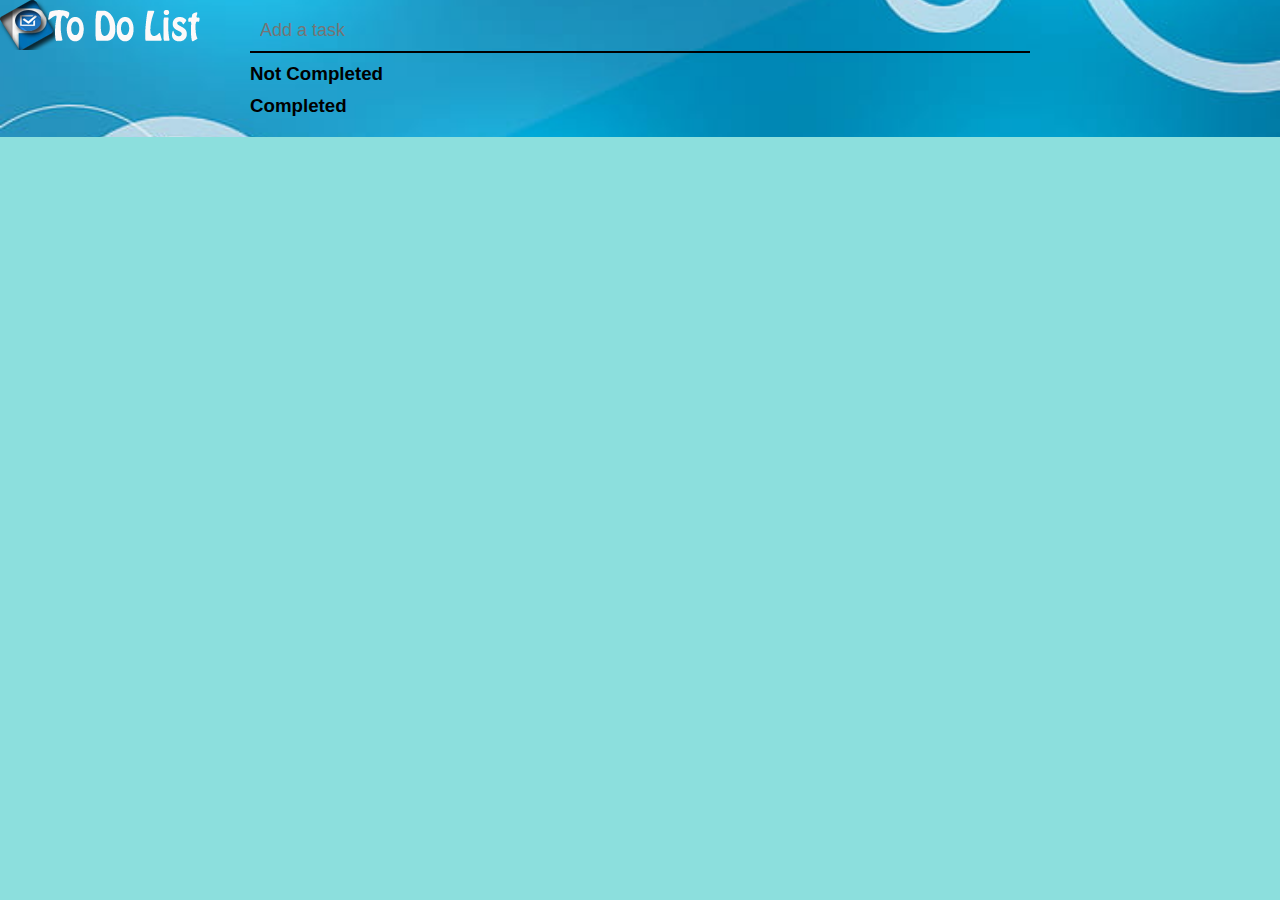
<file: OctaNet-Intern-Ravikanth-TO-DO-LIST-Website-Task-2/index.html>
<!DOCTYPE html>
<html lang="en" dir="ltr">
  <head>
    <meta charset="utf-8">
    <link rel="shortcut icon" href="logo.png" type="image/svg+xml">
    <title>To Do List</title>
    <link rel="stylesheet" href="style.css">
    <link rel="stylesheet" href="https://cdnjs.cloudflare.com/ajax/libs/font-awesome/5.8.2/css/all.css">
    <script src="https://cdnjs.cloudflare.com/ajax/libs/jquery/3.4.1/jquery.min.js"></script>
  </head>
  <body><a href="#" class="logo"><img src="logo1.png" width="200" height="50" align="left"></a>
  <div class="bg">
  
    <div class="container">
      <input type="text" class="txtb" placeholder="Add a task">
      <div class="notcomp">
        <h3>Not Completed</h3>
      </div>

      <div class="comp">
        <h3>Completed</h3>
      </div>
    </div>
</div>

    <script type="text/javascript">
      $(".txtb").on("keyup",function(e){
        if(e.keyCode == 13 && $(".txtb").val() != "")
        {
          var task = $("<div class='task'></div>").text($(".txtb").val());
          var del = $("<i class='fas fa-trash-alt'></i>").click(function(){
            var p = $(this).parent();
            p.fadeOut(function(){
              p.remove();
            });
          });

          var check = $("<i class='fas fa-check'></i>").click(function(){
            var p = $(this).parent();
            p.fadeOut(function(){
              $(".comp").append(p);
              p.fadeIn();
            });
            $(this).remove();
          });

          task.append(del,check);
          $(".notcomp").append(task);
            //to clear the input
          $(".txtb").val("");
        }
      });
    </script>
  </body>
</html>
</file>
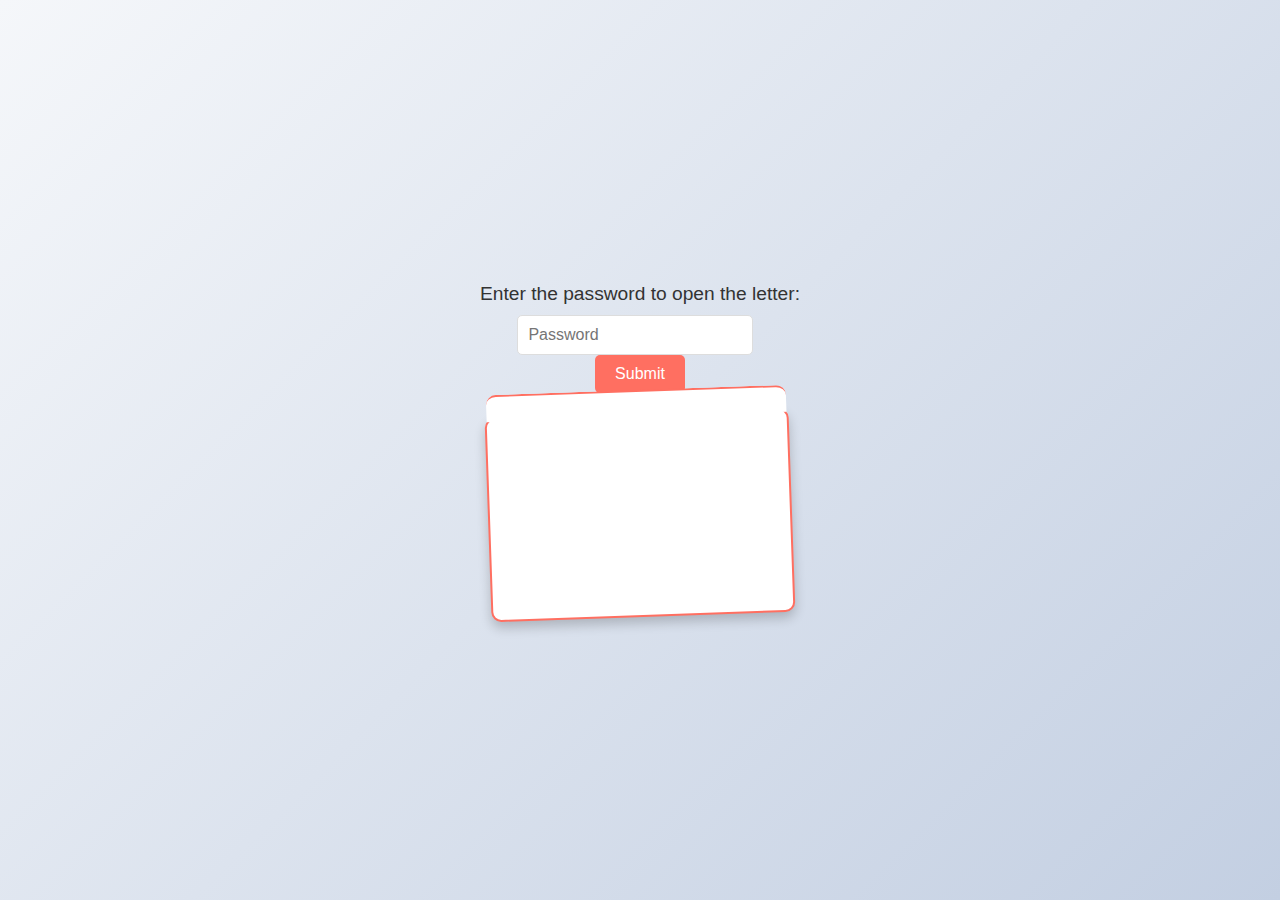
<file: love.html>
<!DOCTYPE html>
<html lang="en">
<head>
    <meta charset="UTF-8">
    <meta name="viewport" content="width=device-width, initial-scale=1.0">
    <title>Propose to Your Crush</title>
    <link rel="stylesheet" href="styles.css"> <!-- Link to the external stylesheet -->
</head>
<body>
    <div class="container">
        <div class="password-container">
            <label for="password">Enter the password to open the letter:</label>
            <input type="password" id="password" placeholder="Password">
            <button onclick="checkPassword()">Submit</button>
        </div>
        <div class="envelope">
            <div class="letter" id="letter">
                <h2>Dear Madhureddy,</h2>
                <p>I have admired you for a long time and wanted to tell you how much you mean to me. Will you be my girlfriend?</p>
                <p>With love, Ravi kanth</p>
            </div>
        </div>
    </div>

    <script>
        const correctPassword = 'MADHUREDDY'; // Replace with your chosen password
        function checkPassword() {
            const passwordInput = document.getElementById('password').value;
            const letter = document.getElementById('letter');
            if (passwordInput === correctPassword) {
                letter.classList.add('show');
                document.getElementById('password').value = ''; // Clear the password input
            } else {
                alert('Incorrect password. Please try again.');
            }
        }
    </script>
</body>
</html>
</file>
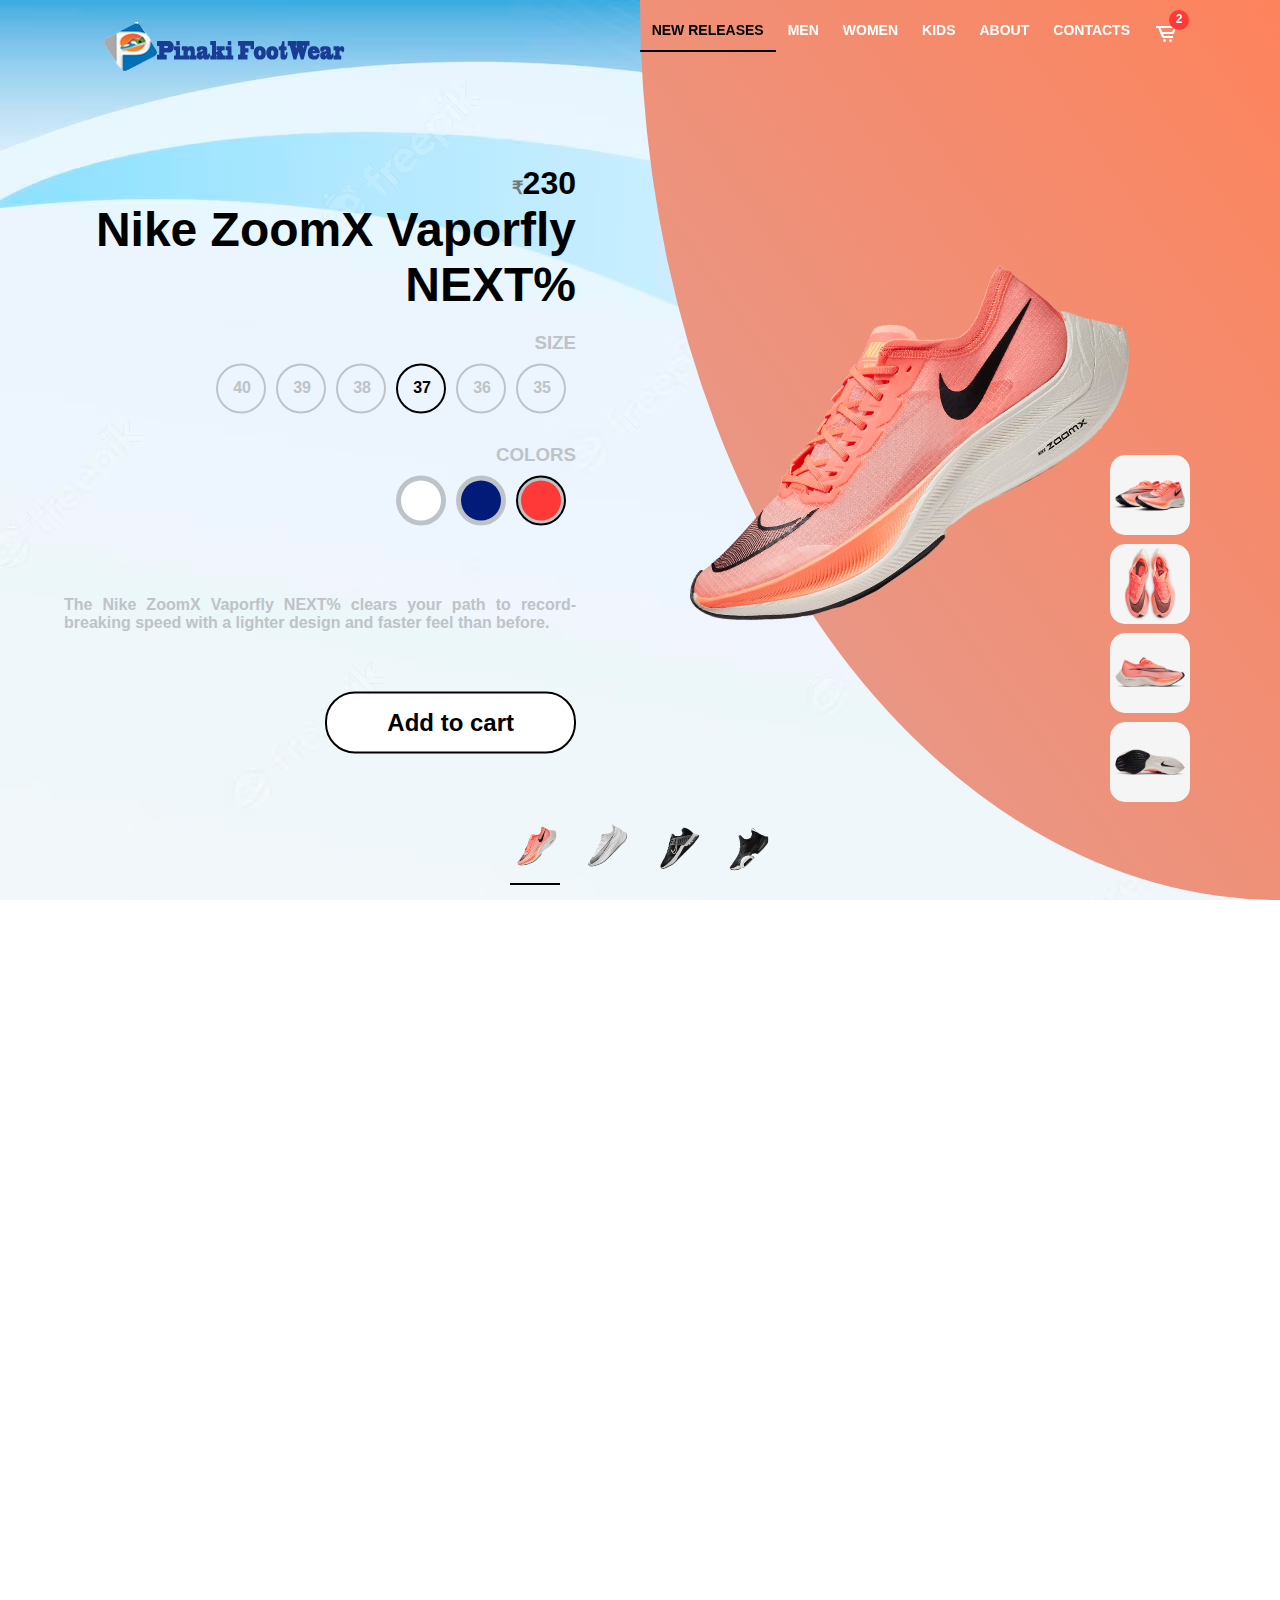
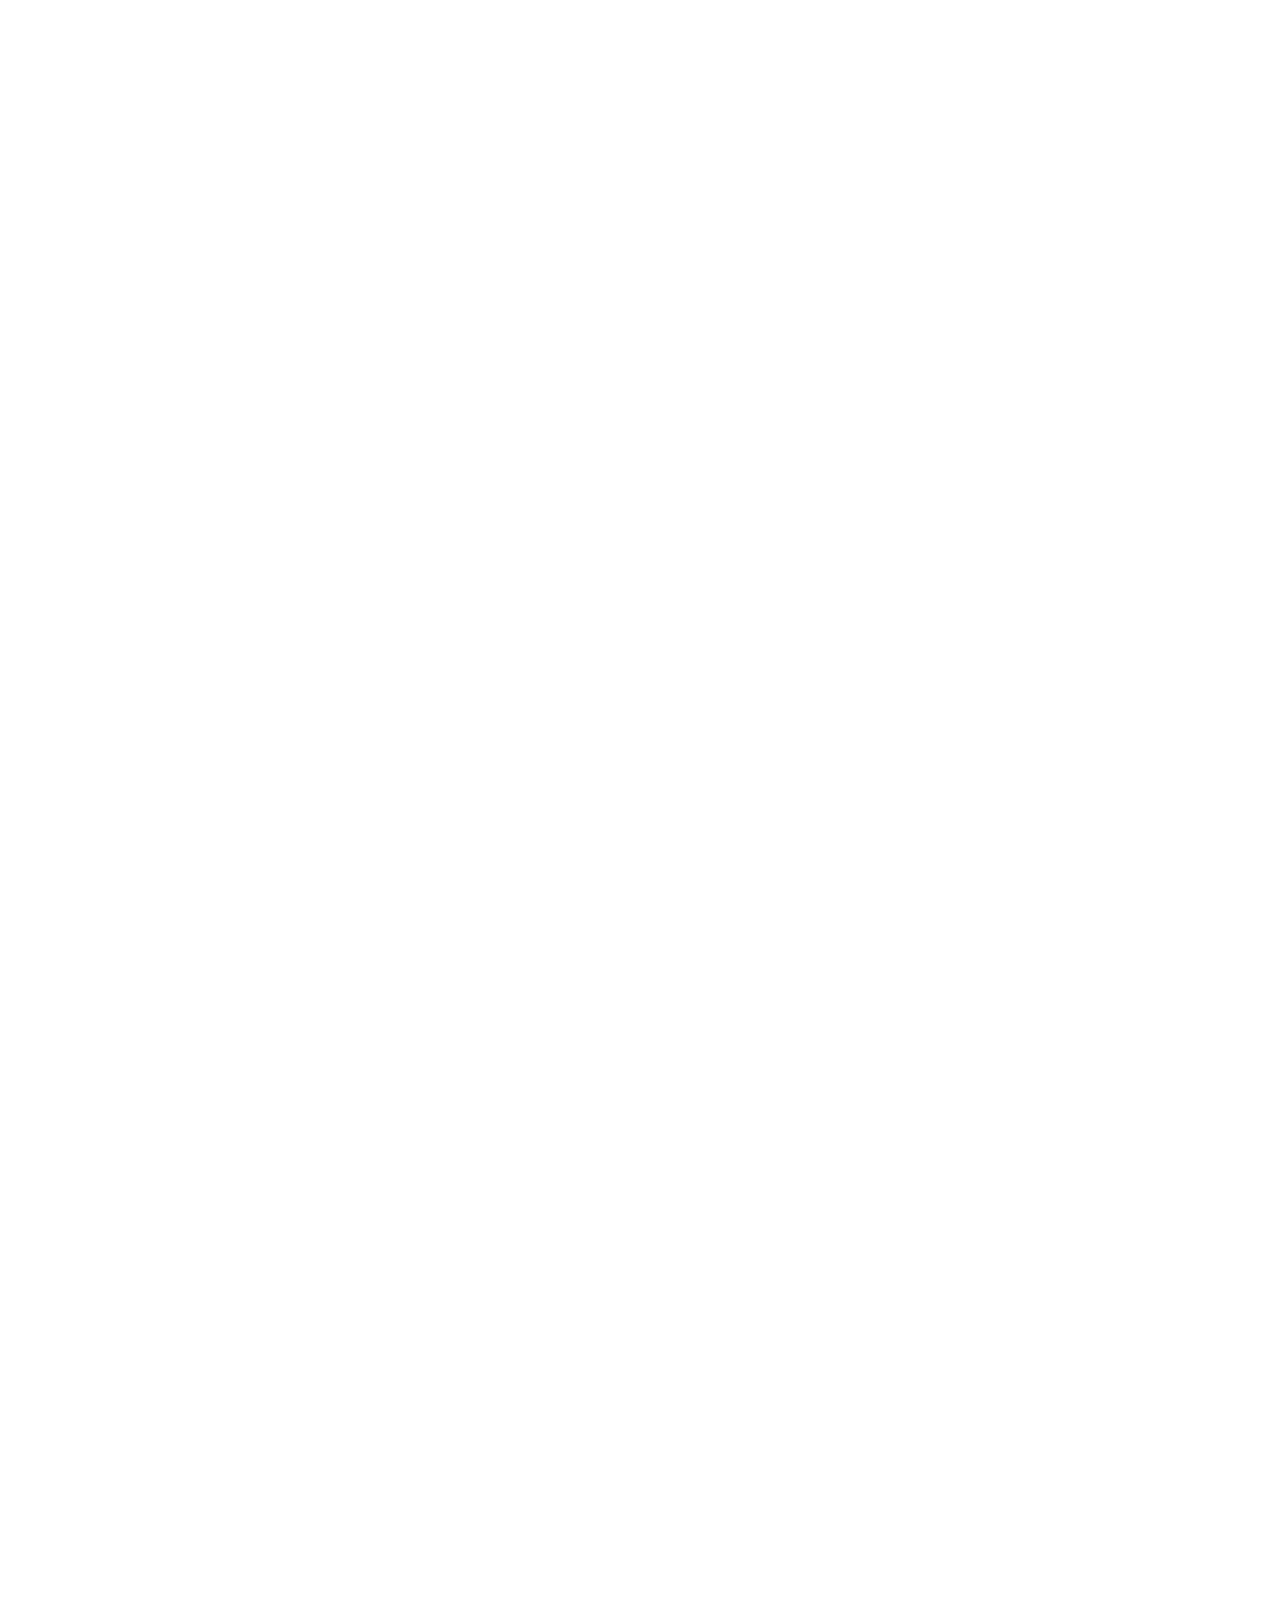
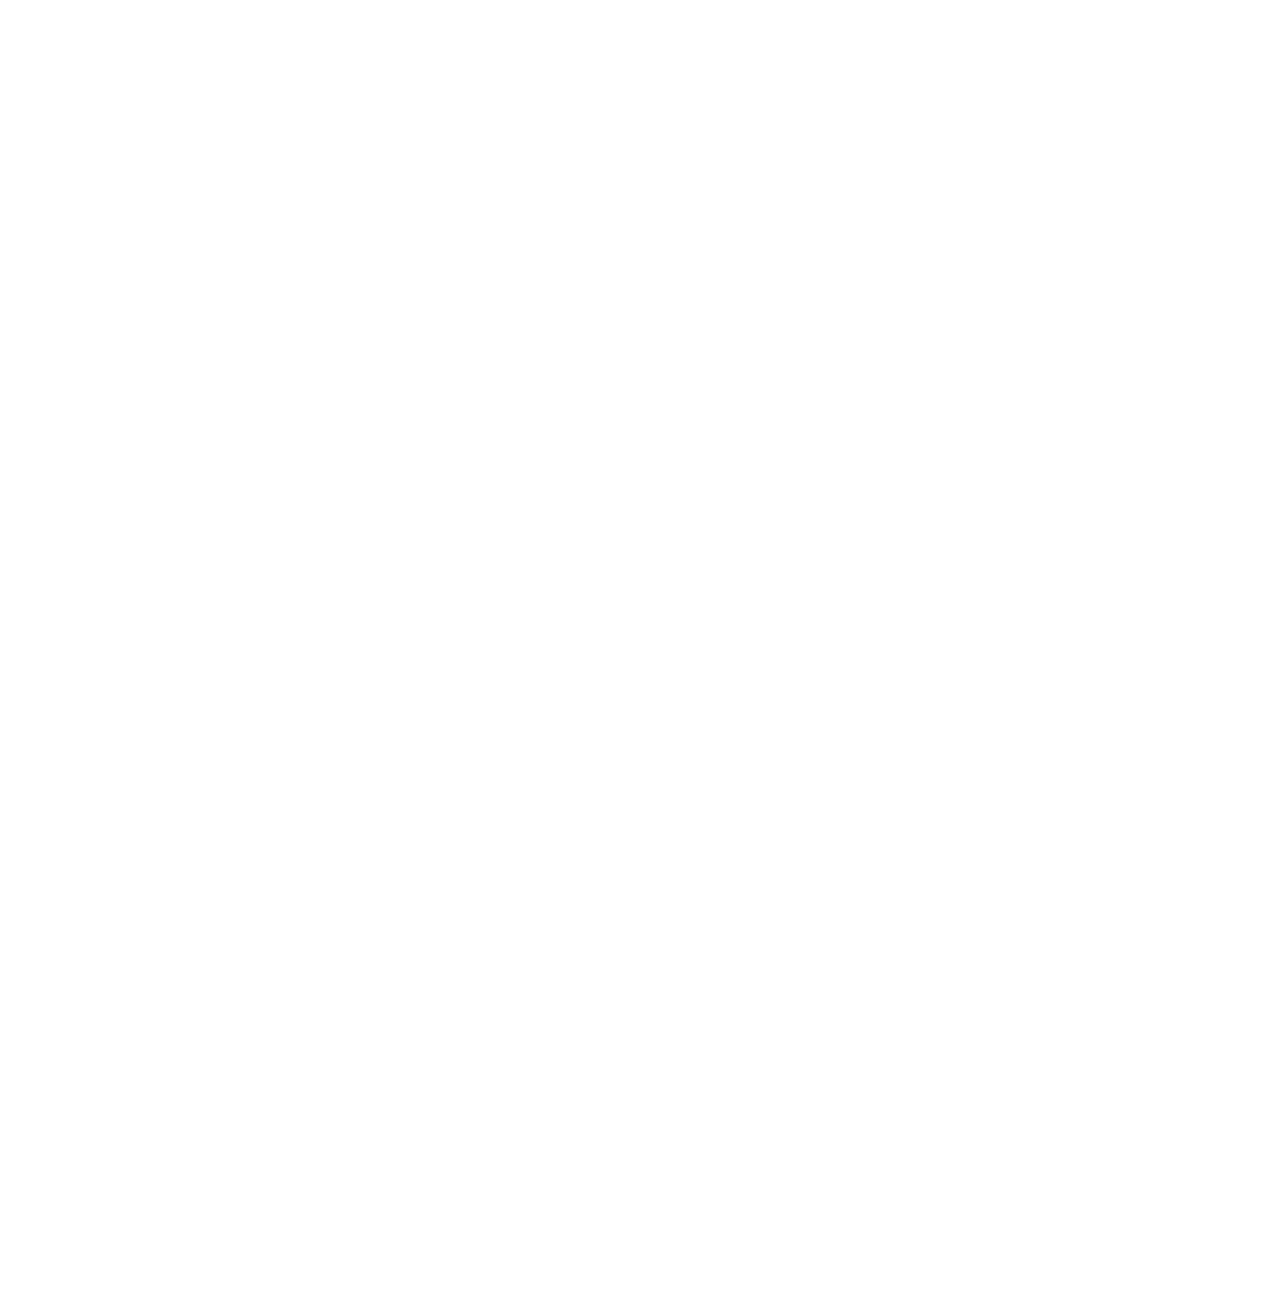
<file: OctaNet-Intern-Pinaki-Landing-Website-Task-1/Pinaki-Product-Landing-Page/index2.html>
<!DOCTYPE html>
<html>
<head>
	<title>Pinaki FootWear</title>
	<meta charset="utf-8">
	<link href='https://unpkg.com/boxicons@2.0.7/css/boxicons.min.css' rel='stylesheet'>
	<meta name="viewport" content="width=device-width, initial-scale=1.0">
	<link rel="stylesheet" type="text/css" href="style2.css">
    <link rel="shortcut icon" href="pinaki logo.jpg" type="image/svg+xml">
</head>
<body>

	<div class="navbar">
		<a href="#" class="logo">
			<img src="./assets/images/logo.png" width="250" height="50" alt="Pinaki FootWare logo">
		</a>
		<div class="navbar-right menu">
			<a href="#" class="active">New releases</a>
			<a href="#">Men</a>
			<a href="#">Women</a>
			<a href="#">Kids</a>
			<a href="#">About</a>
			<a href="#">Contacts</a>
		</div>
		<div class="navbar-right">
			<a href="#" class="cart">
				<i class="bx bx-cart-alt"></i>
				<span class="badge">2</span>
			</a>
		</div>
	</div>

	<div id="slider" class="slider">

		<div class="row fullheight slide">
			<div class="col-6 fullheight">

				<div class="product-info">
					<div class="info-wrapper">&nbsp;&nbsp;
						<div class="product-price left-to-right">
							<span>₹</span>230
						</div>
						<div class="product-name left-to-right">
							<h2>
								Nike ZoomX Vaporfly NEXT%
							</h2>
						</div>
						<div class="product-size left-to-right">
							<h3>SIZE</h3>
							<div class="size-wrapper">
								<div>35</div>
								<div>36</div>
								<div class="active">37</div>
								<div>38</div>
								<div>39</div>
								<div>40</div>
							</div>
						</div>
						<div class="product-color left-to-right">
							<h3>COLORS</h3>
							<div class="color-wrapper">
								<div class="active">
									<div class="bg-red"></div>
								</div>
								<div class="">
									<div class="bg-blue"></div>
								</div>
								<div class="">
									<div class="bg-white"></div>
								</div>
							</div>
						</div>
						<div class="product-description left-to-right">
							<p>
								The Nike ZoomX Vaporfly NEXT% clears your path to record-breaking speed with a lighter design and faster feel than before.
							</p>
						</div>
						<div class="button left-to-right">
							<button>
								Add to cart
							</button>
						</div>
					</div>
				</div>

			</div>
			<div class="col-6 fullheight img-col" style="background-image: linear-gradient(to top right, #e19e95, #fd835c)">

				<div class="product-img">
					<div class="img-wrapper right-to-left">
						<div class="bounce">
							<img src="assets/images/zoomx-vaporfly-next-running-shoe-4Q5jfG.png" alt="placeholder+image">
						</div>
					</div>
				</div>

				<div class="more-images">
					<div class="more-images-item bottom-up">
						<img src="assets/images/zoomx-vaporfly-next-running-shoe-4Q5jfG-1.jpg" alt="placeholder+image">
					</div>
					<div class="more-images-item bottom-up">
						<img src="assets/images/zoomx-vaporfly-next-running-shoe-4Q5jfG (1).jpg" alt="placeholder+image">
					</div>
					<div class="more-images-item bottom-up">
						<img src="assets/images/zoomx-vaporfly-next-running-shoe-4Q5jfG (3).jpg" alt="placeholder+image">
					</div>
					<div class="more-images-item bottom-up">
						<img src="assets/images/zoomx-vaporfly-next-running-shoe-4Q5jfG (4).jpg" alt="placeholder+image">
					</div>
				</div>

			</div>
		</div>

		<div class="row fullheight slide">
			<div class="col-6 fullheight">

				<div class="product-info">
					<div class="info-wrapper">
						<div class="product-price left-to-right">
							<span>₹</span>450
						</div>
						<div class="product-name left-to-right">
							<h2>
								Nike Zoom Fly 3
							</h2>
						</div>
						<div class="product-size left-to-right">
							<h3>SIZE</h3>
							<div class="size-wrapper">
								<div>35</div>
								<div>36</div>
								<div class="active">37</div>
								<div>38</div>
								<div>39</div>
								<div>40</div>
							</div>
						</div>
						<div class="product-color left-to-right">
							<h3>COLORS</h3>
							<div class="color-wrapper">
								<div class="active">
									<div class="bg-red"></div>
								</div>
								<div class="">
									<div class="bg-blue"></div>
								</div>
								<div class="">
									<div class="bg-white"></div>
								</div>
							</div>
						</div>
						<div class="product-description left-to-right">
							<p>
								The Nike Zoom Fly 3 clears your path to record-breaking speed with a lighter design and faster feel than before. 
							</p>
						</div>
						<div class="button left-to-right">
							<button>
								Add to cart
							</button>
						</div>
					</div>
				</div>

			</div>
			<div class="col-6 fullheight img-col" style="background-image: linear-gradient(to top right, #6b6d68, #629f2a)">

				<div class="product-img">
					<div class="img-wrapper right-to-left">
						<div class="bounce">
							<img src="assets/images/zoom-fly-3-mens-running-shoe-XhzpPH.png" alt="placeholder+image">
						</div>
					</div>
				</div>

				<div class="more-images">
					<div class="more-images-item bottom-up">
						<img src="assets/images/zoom-fly-3-mens-running-shoe-XhzpPH.jpg" alt="placeholder+image">
					</div>
					<div class="more-images-item bottom-up">
						<img src="assets/images/zoom-fly-3-mens-running-shoe-XhzpPH (1).jpg" alt="placeholder+image">
					</div>
					<div class="more-images-item bottom-up">
						<img src="assets/images/zoom-fly-3-mens-running-shoe-XhzpPH (2).jpg" alt="placeholder+image">
					</div>
					<div class="more-images-item bottom-up">
						<img src="assets/images/zoom-fly-3-mens-running-shoe-XhzpPH (3).jpg" alt="placeholder+image">
					</div>
				</div>

			</div>
		</div>

		<div class="row fullheight slide">
			<div class="col-6 fullheight">

				<div class="product-info">
					<div class="info-wrapper">
						<div class="product-price left-to-right">
							<span>₹</span>300
						</div>
						<div class="product-name left-to-right">
							<h2>
								Nike Air Max Alpha TR 3
							</h2>
						</div>
						<div class="product-size left-to-right">
							<h3>SIZE</h3>
							<div class="size-wrapper">
								<div>35</div>
								<div>36</div>
								<div class="active">37</div>
								<div>38</div>
								<div>39</div>
								<div>40</div>
							</div>
						</div>
						<div class="product-color left-to-right">
							<h3>COLORS</h3>
							<div class="color-wrapper">
								<div class="active">
									<div class="bg-red"></div>
								</div>
								<div class="">
									<div class="bg-blue"></div>
								</div>
								<div class="">
									<div class="bg-white"></div>
								</div>
							</div>
						</div>
						<div class="product-description left-to-right">
							<p>
								The Nike Air Max Alpha TR 3 clears your path to record-breaking speed with a lighter design and faster feel than before.
							</p>
						</div>
						<div class="button left-to-right">
							<button>
								Add to cart
							</button>
						</div>
					</div>
				</div>

			</div>
			<div class="col-6 fullheight img-col" style="background-image: linear-gradient(to top right, #cdcbd3, #171617)">

				<div class="product-img">
					<div class="img-wrapper right-to-left">
						<div class="bounce">
							<img src="assets/images/air-max-alpha-tr-3-mens-training-shoe-0C1CV7.png" alt="placeholder+image">
						</div>
					</div>
				</div>

				<div class="more-images">
					<div class="more-images-item bottom-up">
						<img src="assets/images/air-max-alpha-tr-3-mens-training-shoe-0C1CV7.jpg" alt="placeholder+image">
					</div>
					<div class="more-images-item bottom-up">
						<img src="assets/images/air-max-alpha-tr-3-mens-training-shoe-0C1CV7 (1).jpg" alt="placeholder+image">
					</div>
					<div class="more-images-item bottom-up">
						<img src="assets/images/air-max-alpha-tr-3-mens-training-shoe-0C1CV7 (2).jpg" alt="placeholder+image">
					</div>
					<div class="more-images-item bottom-up">
						<img src="assets/images/air-max-alpha-tr-3-mens-training-shoe-0C1CV7 (3).jpg" alt="placeholder+image">
					</div>
				</div>

			</div>
		</div>

		<div class="row fullheight slide">
			<div class="col-6 fullheight">

				<div class="product-info">
					<div class="info-wrapper">
						<div class="product-price left-to-right">
							<span>₹</span>290
						</div>
						<div class="product-name left-to-right">
							<h2>
								Nike Air Zoom SuperRep
							</h2>
						</div>
						<div class="product-size left-to-right">
							<h3>SIZE</h3>
							<div class="size-wrapper">
								<div>35</div>
								<div>36</div>
								<div class="active">37</div>
								<div>38</div>
								<div>39</div>
								<div>40</div>
							</div>
						</div>
						<div class="product-color left-to-right">
							<h3>COLORS</h3>
							<div class="color-wrapper">
								<div class="active">
									<div class="bg-red"></div>
								</div>
								<div class="">
									<div class="bg-blue"></div>
								</div>
								<div class="">
									<div class="bg-white"></div>
								</div>
							</div>
						</div>
						<div class="product-description left-to-right">
							<p>
								The Nike Air Zoom SuperRep clears your path to record-breaking speed with a lighter design and faster feel than before.
							</p>
						</div>
						<div class="button left-to-right">
							<button>
								Add to cart
							</button>
						</div>
					</div>
				</div>

			</div>
			<div class="col-6 fullheight img-col" style="background-image: linear-gradient(to top right, #32519a, #4967af)">

				<div class="product-img">
					<div class="img-wrapper right-to-left">
						<div class="bounce">
							<img src="assets/images/air-zoom-superrep-mens-hiit-class-shoe-ZWLnJW (1).png" alt="placeholder+image">
						</div>
					</div>
				</div>

				<div class="more-images">
					<div class="more-images-item bottom-up">
						<img src="assets/images/air-zoom-superrep-mens-hiit-class-shoe-ZWLnJW.jpg" alt="placeholder+image">
					</div>
					<div class="more-images-item bottom-up">
						<img src="assets/images/air-zoom-superrep-mens-hiit-class-shoe-ZWLnJW (4).jpg" alt="placeholder+image">
					</div>
					<div class="more-images-item bottom-up">
						<img src="assets/images/air-zoom-superrep-mens-hiit-class-shoe-ZWLnJW (3).jpg" alt="placeholder+image">
					</div>
					<div class="more-images-item bottom-up">
						<img src="assets/images/air-zoom-superrep-mens-hiit-class-shoe-ZWLnJW (2).jpg" alt="placeholder+image">
					</div>
				</div>

			</div>
		</div>

		<div id="slide-control" class="slide-control">
			<div class="slide-control-item">
				<img src="assets/images/zoomx-vaporfly-next-running-shoe-4Q5jfG.png" alt="placeholder+image">
			</div>
			<div class="slide-control-item">
				<img src="assets/images/zoom-fly-3-mens-running-shoe-XhzpPH.png" alt="placeholder+image">
			</div>
			<div class="slide-control-item">
				<img src="assets/images/air-max-alpha-tr-3-mens-training-shoe-0C1CV7.png" alt="placeholder+image">
			</div>
			<div class="slide-control-item">
				<img src="assets/images/air-zoom-superrep-mens-hiit-class-shoe-ZWLnJW (1).png" alt="placeholder+image">
			</div>
		</div>

	</div>

	<div id="modal" class="modal">
		<span id="modal-close" class="close">&times;</span>
		<img id="modal-content" class="modal-content">
		<div class="more-images">
			<div class="more-images-item">
				<img class="img-preview">
			</div>
			<div class="more-images-item">
				<img class="img-preview">
			</div>
			<div class="more-images-item">
				<img class="img-preview">
			</div>
			<div class="more-images-item">
				<img class="img-preview">
			</div>
		</div>
	</div>

	<script type="text/javascript" src="index2.js"></script>
</body>
</html>
</file>
<file: OctaNet-Intern-Ravikanth-TO-DO-LIST-Website-Task-2/style.css>
*{
  margin: 0;
  padding: 0;
  font-family: "montserrat",sans-serif;
  box-sizing: border-box;
}

body{
height: 100%;
width: 100%;
margin: 0;
background-color:#8CDFDD;
}

.bg {
background-image:url(background.jpg);
  height: 100%; 
  background-position: center;
  background-repeat: no-repeat;
  background-size: cover;
}

.logo{
	padding-top: 60px;
	max-width: 100%;
}
.container{
  max-width: 800px;
  margin: auto;
  padding: 10px;
}

.txtb{
  width: 100%;
  border: none;
  border-bottom: 2px solid #000;
  background: none;
  padding: 10px;
  outline: none;
  font-size: 18px;
}

h3{
  margin: 10px 0;
}

.task{
  width: 100%;
  background: rgba(255,255,255,0.5);
  padding: 18px;
  margin: 6px 0;
  overflow: hidden;
}

.task i{
  float: right;
  margin-left: 20px;
  cursor: pointer;
}

.comp .task{
  background: rgba(0,0,0,.5);
  color: #fff;
}
</file>
<file: styles.css>
/* General Styles */
body {
    display: flex;
    justify-content: center;
    align-items: center;
    height: 100vh;
    margin: 0;
    font-family: 'Arial', sans-serif;
    background: linear-gradient(135deg, #f5f7fa, #c3cfe2);
}

/* Container Styling */
.container {
    text-align: center;
}

/* Password Container */
.password-container {
    margin-bottom: 20px;
}

.password-container label {
    font-size: 1.2em;
    color: #333;
    display: block;
    margin-bottom: 10px;
}

.password-container input {
    padding: 10px;
    font-size: 1em;
    border: 1px solid #ddd;
    border-radius: 5px;
    margin-right: 10px;
    width: calc(100% - 120px);
}

.password-container button {
    padding: 10px 20px;
    font-size: 1em;
    border: none;
    border-radius: 5px;
    background-color: #ff6f61;
    color: #fff;
    cursor: pointer;
    transition: background-color 0.3s ease;
}

.password-container button:hover {
    background-color: #ff3b30;
}

/* Envelope Styling */
.envelope {
    position: relative;
    width: 300px;
    height: 200px;
    background: #fff;
    border: 2px solid #ff6f61;
    border-radius: 10px;
    box-shadow: 0 6px 12px rgba(0, 0, 0, 0.2);
    margin: 0 auto;
    transform: rotate(-2deg);
    transition: transform 0.3s ease;
}

.envelope::before {
    content: '';
    position: absolute;
    top: -25px;
    left: 0;
    width: 100%;
    height: 25px;
    background: #fff;
    border-top: 2px solid #ff6f61;
    border-radius: 10px 10px 0 0;
}

.envelope:hover {
    transform: rotate(0deg);
}

/* Letter Styling */
.letter {
    display: none;
    position: absolute;
    top: 20px;
    left: 10px;
    width: 280px;
    height: 160px;
    background: #fff;
    border: 2px solid #ff6f61;
    border-radius: 5px;
    box-shadow: 0 4px 8px rgba(0, 0, 0, 0.2);
    padding: 20px;
    box-sizing: border-box;
}

.letter.show {
    display: block;
}

.letter h2 {
    color: #ff6f61;
    font-size: 1.5em;
    margin-top: 0;
}

.letter p {
    font-size: 1em;
    color: #333;
    line-height: 1.6;
}
</file>
<file: OctaNet-Intern-Pinaki-Landing-Website-Task-1/Pinaki-Product-Landing-Page/style2.css>
:root {
	--red: #ff3838;
	--white: #ffffff;
	--black: #000000;

	--red-one: #CB356B;
	--red-two: #BD3F32;

	--green-one: #56ab2f;
	--green-two: #94d049;

	--black-one: #232526;
	--black-two: #70767b;

	--blue-one: #021B79;
	--blue-two: #0575E6;

	--silver: #bdc3c7;
}

@import url('https://fonts.googleapis.com/css2?family=Lato:wght@400;700;900&display=swap');

* {
	margin: 0;
	padding: 0;
	box-sizing: border-box;
	font-family: 'Lato', sans-serif;
}

.bg-red {
	background-color: var(--red);
}

.bg-white {
	background-color: var(--white);
}

.bg-black {
	background-color: var(--black);
}

.bg-blue {
	background-color: var(--blue-one);
}

.bg-green {
	background-color: var(--green-one);
}

body, html {
	margin: 0;
	padding: 0;
	height: 100%;
	width: 100%;
	overflow: hidden;
	background-image:url(assets/images/background.avif);
}

.row {
	display: flex;
	flex-wrap: wrap;
	flex-direction: row;
}

.row:after, .row:before {
	box-sizing: border-box;
}

.col-6 {
	width: 50%;
	position: relative;
}

.slider {
	overflow: hidden;
	height: 500%;
}

.fullheight {
	height: 100vh;
}

.product-img {
	position: absolute;
	top: 50%;
	left: 50%;
	transform: translate(-50%, -50%);
	width: 100%;
}

.img-wrapper img {
	height: auto;
	width: 80%;
	transform: rotate(-35deg);
}

.more-images {
	position: absolute;
	right: 90px;
	top: 50%;
}

.more-images-item {
	height: fit-content;
	border-radius: 15px;
	overflow: hidden;
	margin: 5px 0;
}

.more-images-item img {
	height: auto;
	width: 80px;
	border-radius: 15px;
	transition: 1s;
}

.more-images-item:hover img {
	transform: scale(1.5);
}

.more-images-item:hover {
	cursor: pointer;
}

.product-info {
	position: absolute;
	top: 50%;
	left: 50%;
	transform: translate(-50%, -50%);
	width: 100%;
	padding: 0 10%;
	color: var(--silver);
}

.info-wrapper {
	margin: auto;
	position: relative;
	text-align: right;
}

.product-name h2 {
	font-weight: 900;
	font-size: xxx-large;
	color: var(--black);
}

.product-price {
	font-weight: 900;
	font-size: xx-large;
	color: var(--black);
}

.product-price span {
	font-size: large;
	color: var(--black-two);
}

.product-size {
	margin: 20px 0;
}

.size-wrapper {
	display: flex;
	flex-flow: row-reverse;
	padding: 5px;
}

.size-wrapper div {
	font-weight: 900;
	margin: 5px;
	width: 50px;
	height: 50px;
	border-radius: 50%;
	padding: 13px;
	border: 2px solid var(--silver);
	color: var(--silver);
}

.size-wrapper div.active {
	border: 2px solid var(--black);
	color: var(--black);
}

.size-wrapper div:hover {
	border: 2px solid var(--black);
	color: var(--black);
	cursor: pointer;
}

.color-wrapper {
	display: flex;
	flex-flow: row-reverse;
	padding: 5px;
}

.color-wrapper > div {
	margin: 5px;
	width: 50px;
	height: 50px;
	border-radius: 50%;
	padding: 3px;
	border: 2px solid var(--silver);
	background-color: var(--silver);
}

.color-wrapper > div.active {
	border: 2px solid var(--black);
}

.color-wrapper > div:hover {
	cursor: pointer;
	border: 2px solid var(--black);
}

.color-wrapper > div >div {
	width: 40px;
	height: 40px;
	border-radius: 50%;
}

.product-description {
	margin: 60px 0;
	text-align: justify;
	font-weight: 600;
}

.button > button {
	font-weight: 900;
	font-size: x-large;
	padding: 15px 60px;
	border-radius: 30px;
	border: 2px solid var(--black);
	background-color: var(--white);
	color: var(--black);
	transition: .5s;
}

.button > button:hover {
	cursor: pointer;
	background-color: var(--black);
	color: var(--white);
}

.img-col {
	border-bottom-left-radius: 100%;
}

.slide-control {
	display: flex;
	padding: 5px;
	position: absolute;
	bottom: 0;
	left: 50%;
	transform: translateX(-50%);
}

.slide-control div {
	height: 50px;
	width: 50px;
	margin: 10px;
	transition: .5s;
}

.slide-control div:hover {
	cursor: pointer;
	transform: translateY(-30px);
	border-bottom: 2px solid var(--black);
}

.slide-control div img {
	height: auto;
	width: 100%;
	filter: grayscale(100%);
	transform: rotate(-45deg);
}

.slide-control div:hover img {
	filter: unset;
}

.slide-control div.active img {
	filter: unset;
}

.slide-control div.active {
	border-bottom: 2px solid var(--black);
}

.modal {
	display: none;
	position: fixed;
	z-index: 100;
	padding-top: 100px;
	left: 0;
	top: 0;
	width: 100%;
	height: 100%;
	overflow: auto;
	background-color: rgb(0,0,0);
	background-color: rgba(0,0,0,0.9);
}

.modal-content {
	margin: auto;
	display: block;
	width: 80%;
	max-width: 700px;
}

.modal-content {
	animation-name: zoom;
	animation-duration: .6s;
}

@keyframes zoom {
	from {
		transform: scale(0);
	} to {
		transform: scale(1);
	}
}

.close {
	position: absolute;
	top: 15px;
	right: 35px;
	color: var(--white);
	font-size: 40px;
	font-weight: 900;
	transition: .3s;
}

.close:hover, .close:focus {
	color: var(--silver);
	text-decoration: none;
	cursor: pointer;
}

.navbar {
	background-color: transparent;
	padding: 10px 90px;
	position: fixed;
	top: 0;
	left: 0;
	right: 0;
	z-index: 99;
	display: flex;
}

.navbar a {
	float: left;
	color: var(--white);
	text-decoration: none;
	font-size: 14px;
	font-weight: 900;
	padding:12px;
	text-transform: uppercase;
}

.navbar .logo {
	font-size: 30px;
	flex: 1;
	color: var(--black);
}

.navbar-right a:hover {
	color: var(--black);
	border-bottom: 2px solid var(--black);
}

.navbar-right a.active {
	color: var(--black);
	border-bottom: 2px solid var(--black);
}

.navbar-right a {
	transition: .5s;
}

.cart {
	position: relative;
}

.cart i {
	font-size: x-large;
}

.badge {
	position: absolute;
	top: 0;
	right: 1px;
	font-size: 12px;
	background-color: var(--red);
	width: 20px;
	height: 20px;
	padding: 2px;
	text-align: center;
	justify-content: center;
	border-radius: 50%;
}



.right-to-left {
	transition: 1s;
	transform: translateX(100%);
}

.active .right-to-left {
	transform: translateX(0);
}

.bottom-up {
	transition: 1s;
	transform: translateY(100vh);
}

.active .bottom-up {
	transform: translateY(0);
}

.left-to-right {
	transition: 1s;
	transform: translateX(-150%);
}

.active .left-to-right {
	transition: 1s;
	transform: translateX(0);
}

.more-images-item:nth-child(1) {
	transition-delay: .2s;
}

.more-images-item:nth-child(2) {
	transition-delay: .4s;
}

.more-images-item:nth-child(3) {
	transition-delay: .6s;
}

.more-images-item:nth-child(4) {
	transition-delay: .8s;
}

.info-wrapper > div:nth-child(1) {
	transition-delay: .2s;
}

.info-wrapper > div:nth-child(2) {
	transition-delay: .4s;
}

.info-wrapper > div:nth-child(3) {
	transition-delay: .6s;
}

.info-wrapper > div:nth-child(4) {
	transition-delay: .8s;
}

.info-wrapper > div:nth-child(5) {
	transition-delay: 1s;
}

.info-wrapper > div:nth-child(6) {
	transition-delay: 1.2s;
}

.bounce {
	animation-name: bounce;
	animation-timing-function: ease;
	animation-iteration-count: infinite;
	animation-duration: 3s;
}

@keyframes bounce {
	0% {
		transform: translateY(0);
	} 50% {
		transform: translateY(-50px);
	} 100% {
		transform: translateY(0);
	}
}
</file>
